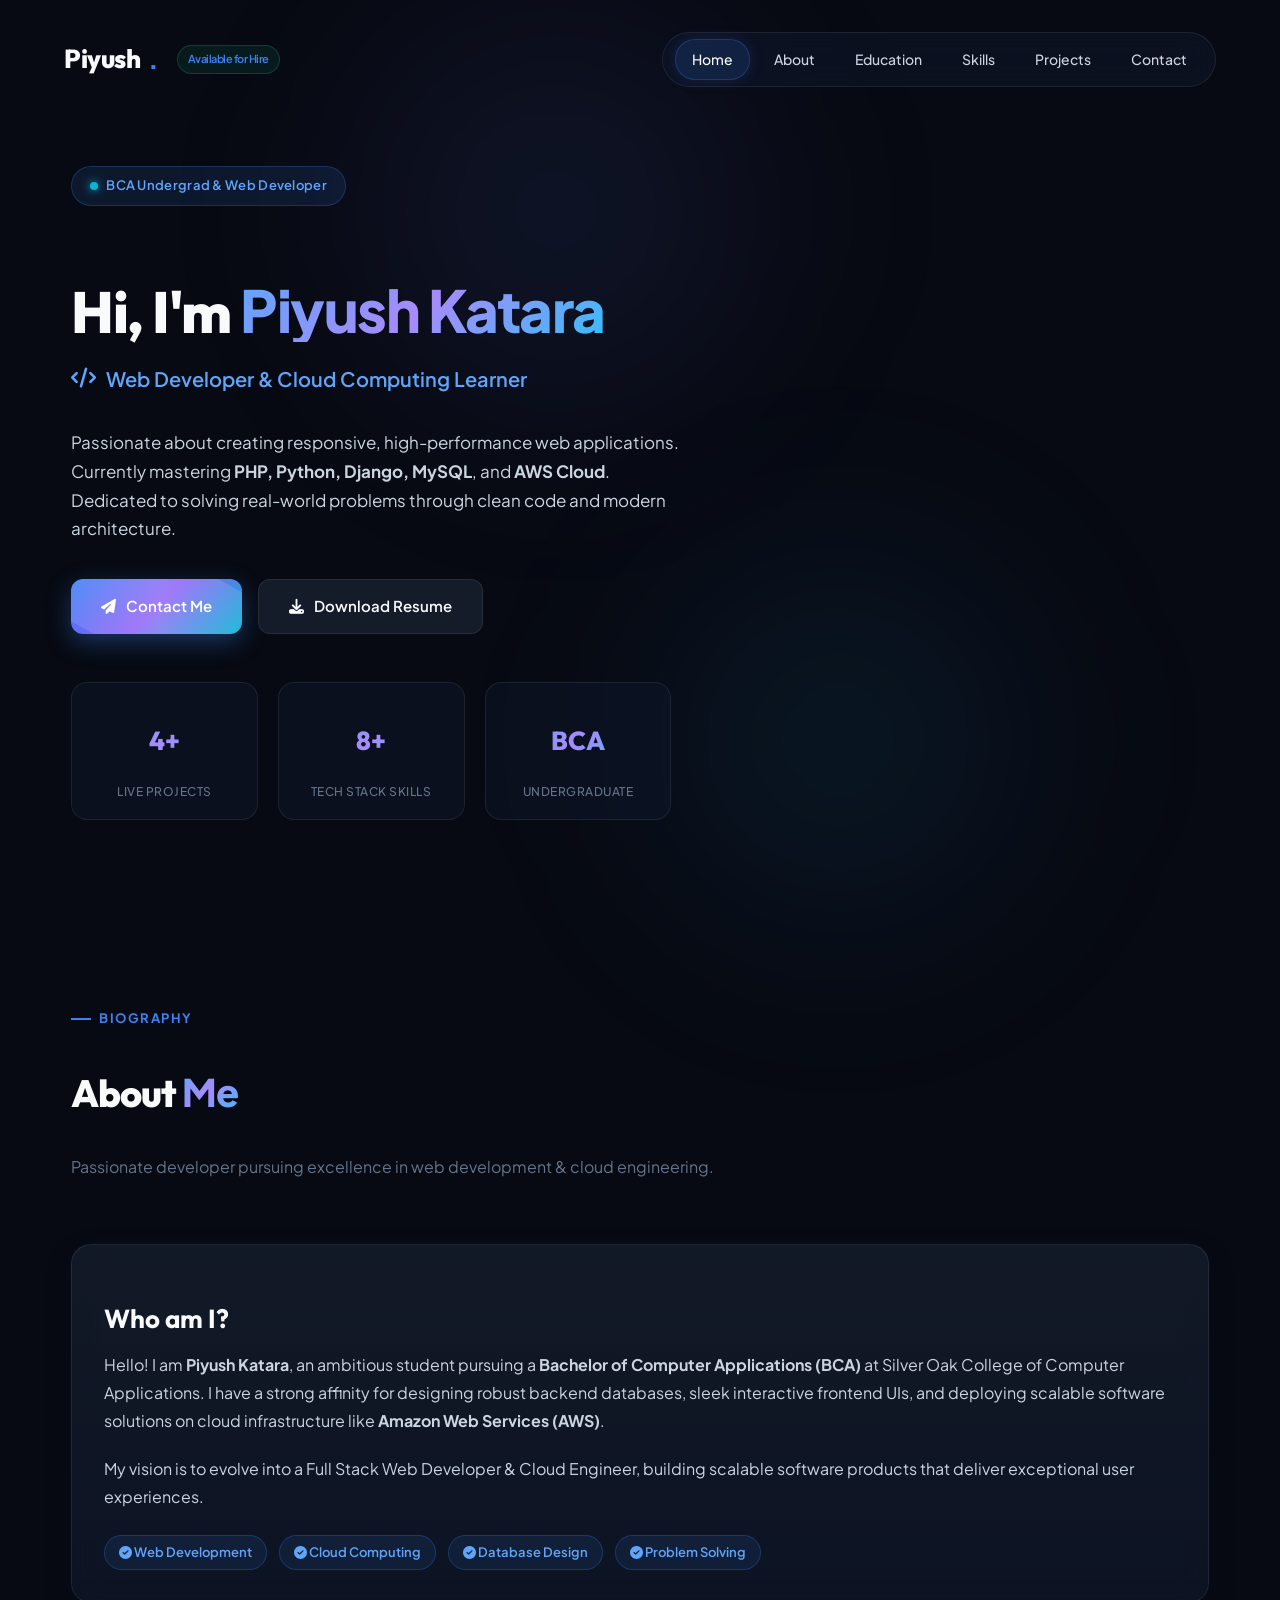
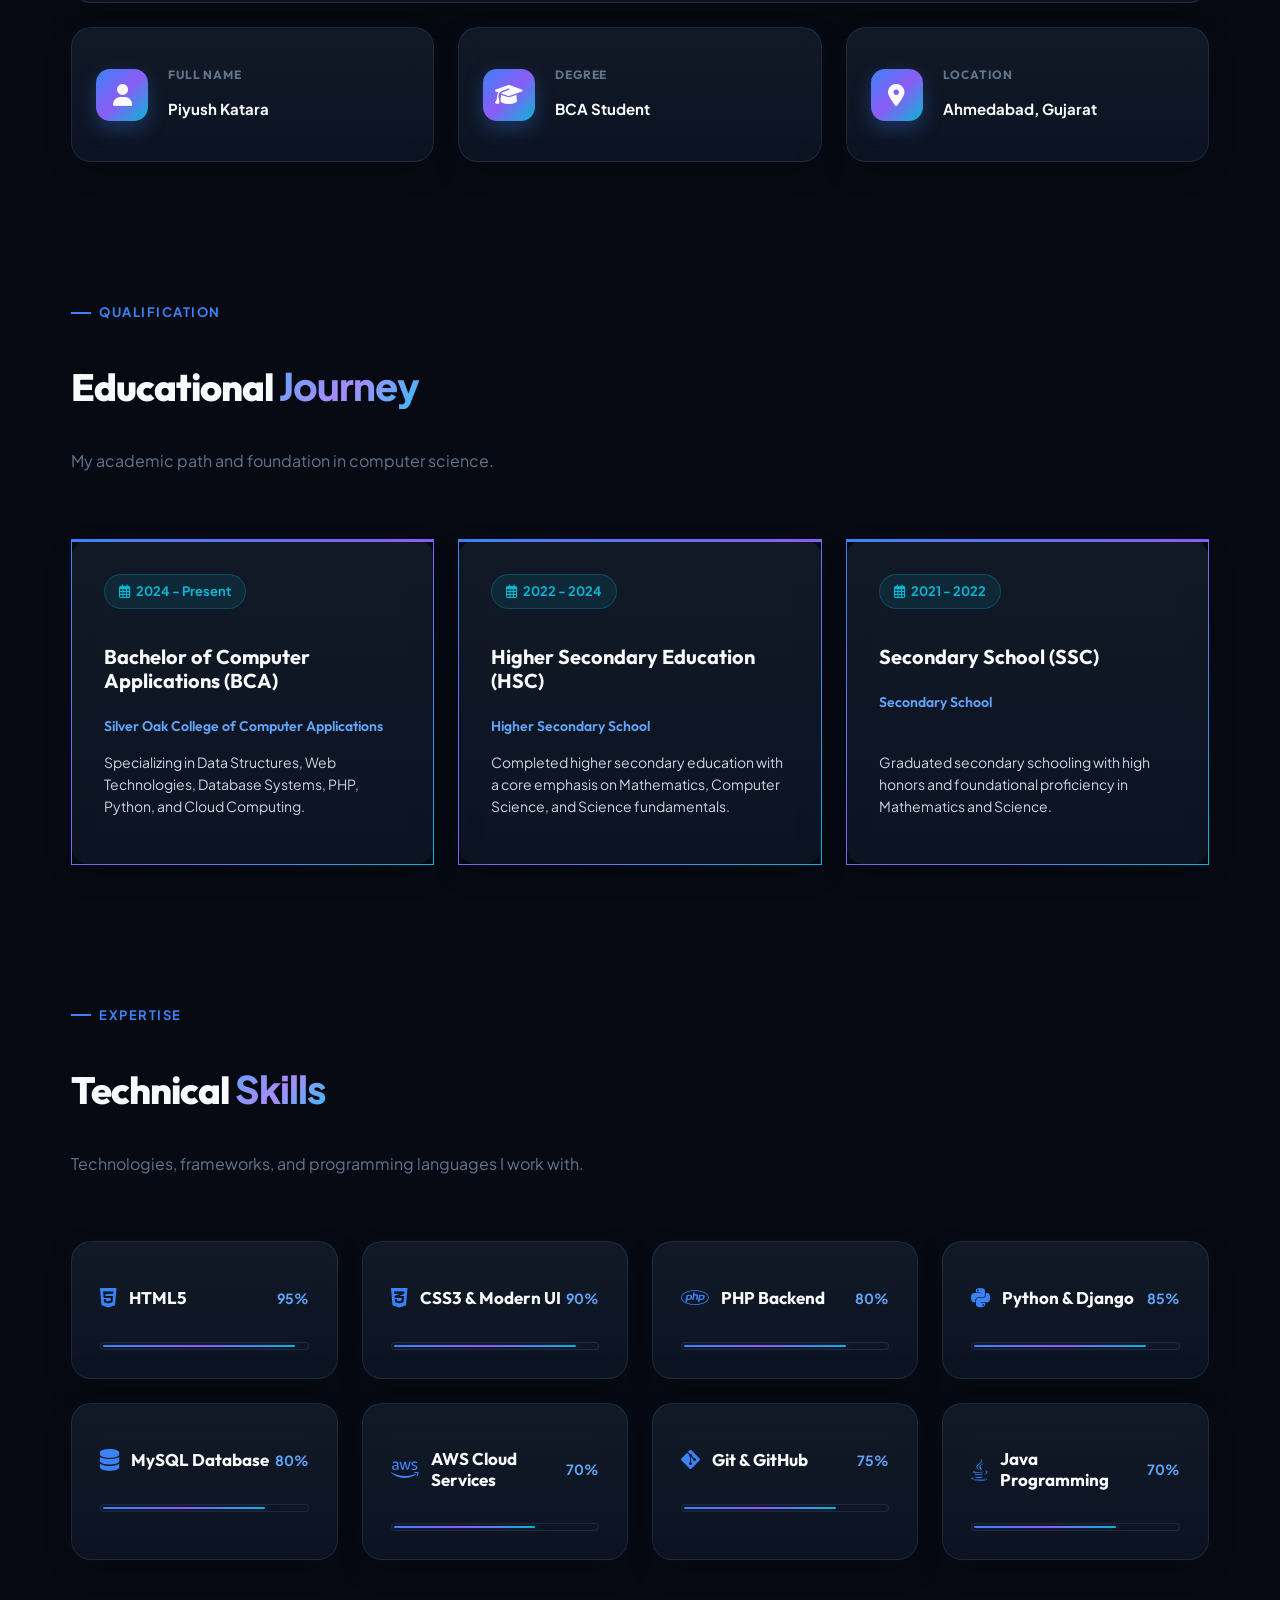
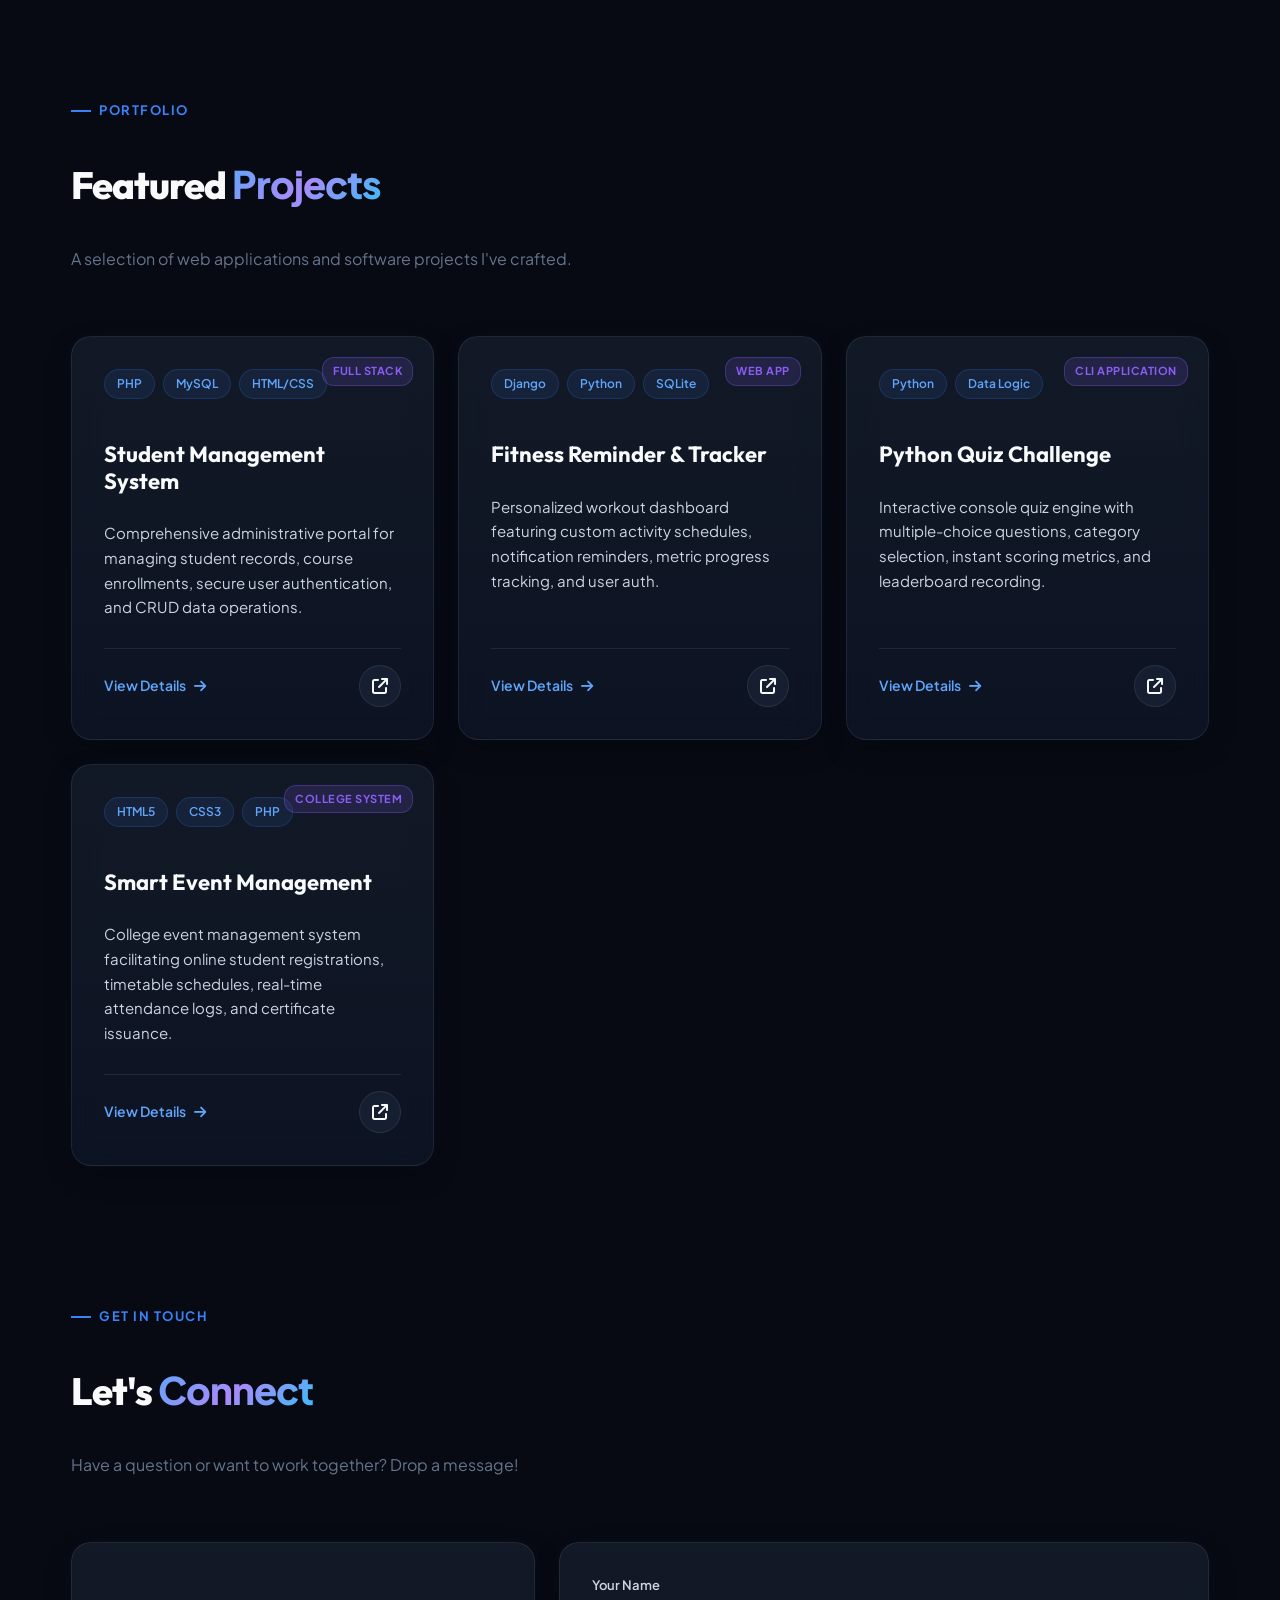
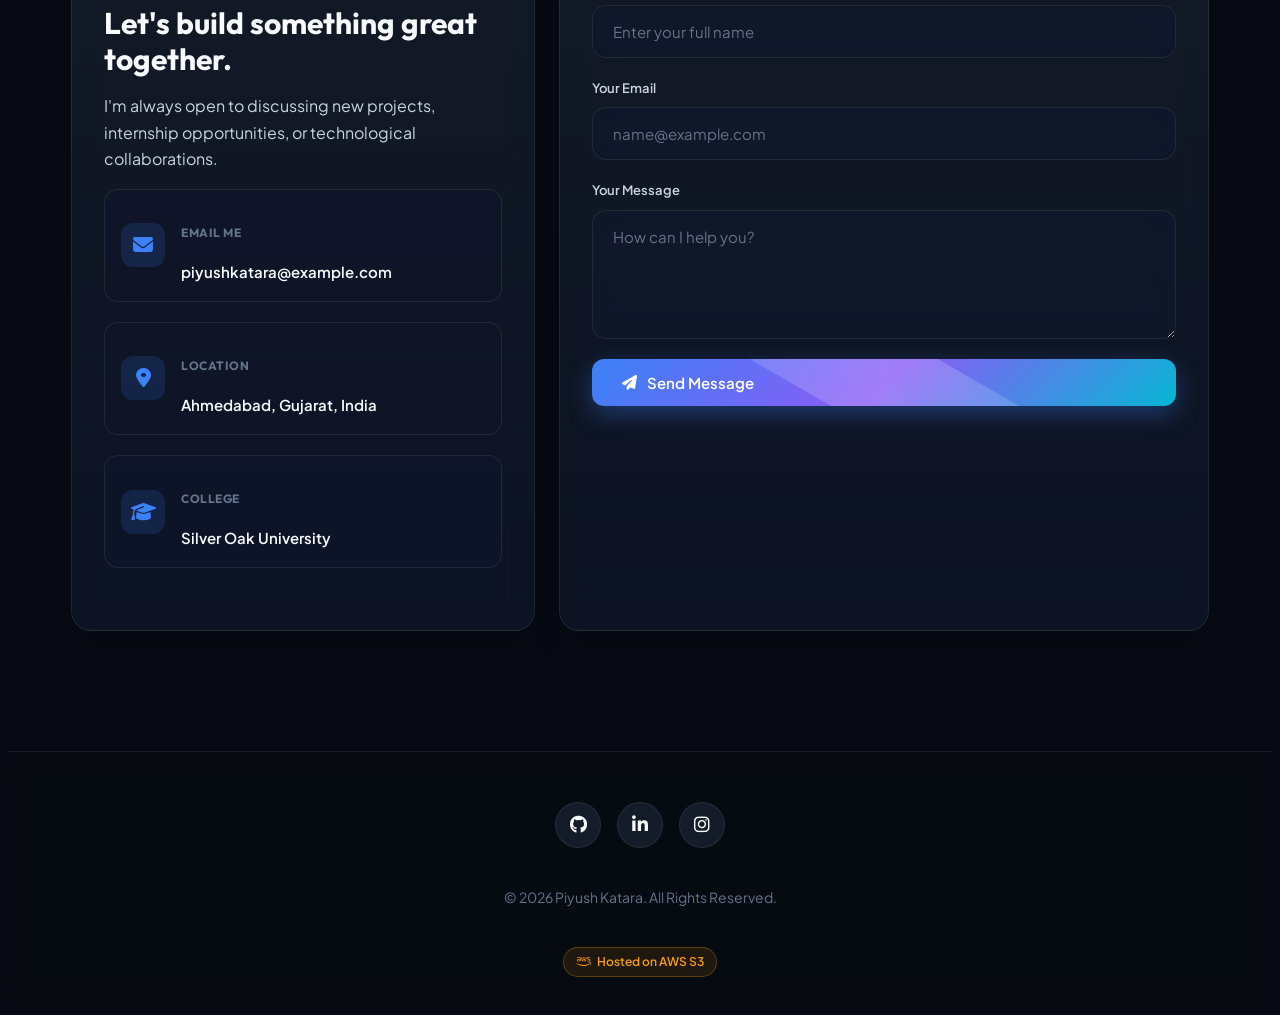
<file: main2.html>
<!DOCTYPE html>
<html lang="en">
<head>
    <meta charset="UTF-8">
    <meta name="viewport" content="width=device-width, initial-scale=1.0">
    <title>Piyush Katara | Full Stack & Cloud Developer Portfolio</title>
    <meta name="description" content="Portfolio of Piyush Katara, BCA Student, Web Developer, and Cloud Computing enthusiast skilled in PHP, Python, Django, MySQL, and AWS.">

    <!-- Google Fonts -->
    <link rel="preconnect" href="https://fonts.googleapis.com">
    <link rel="preconnect" href="https://fonts.gstatic.com" crossorigin>
    <link href="https://fonts.googleapis.com/css2?family=Outfit:wght@300;400;500;600;700;800&family=Plus+Jakarta+Sans:wght@300;400;500;600;700&display=swap" rel="stylesheet">

    <!-- Font Awesome Icons -->
    <link rel="stylesheet" href="https://cdnjs.cloudflare.com/ajax/libs/font-awesome/6.6.0/css/all.min.css">

    <!-- Main CSS -->
    <link rel="stylesheet" href="style2.css">
</head>
<body>

    <!-- ================= HEADER & NAVIGATION ================= -->
    <header id="header">
        <nav class="navbar">
            <a href="#home" class="logo">
                Piyush<span>.</span>
                <span class="status-dot-nav">Available for Hire</span>
            </a>
            <ul class="nav-links" id="nav-links">
                <li><a href="#home" class="active">Home</a></li>
                <li><a href="#about">About</a></li>
                <li><a href="#education">Education</a></li>
                <li><a href="#skills">Skills</a></li>
                <li><a href="#projects">Projects</a></li>
                <li><a href="#contact">Contact</a></li>
            </ul>
            <button class="mobile-nav-toggle" id="mobile-toggle" aria-label="Toggle Navigation Menu">
                <i class="fas fa-bars"></i>
            </button>
        </nav>
    </header>

    <!-- ================= HERO SECTION ================= -->
    <section class="hero" id="home">
        <div class="hero-content">
            <div class="badge">
                <span class="badge-dot"></span> BCA Undergrad & Web Developer
            </div>
            <h1>Hi, I'm <span class="gradient-text">Piyush Katara</span></h1>
            <div class="hero-subtitle">
                <i class="fas fa-code"></i> Web Developer & Cloud Computing Learner
            </div>
            <p>
                Passionate about creating responsive, high-performance web applications.
                Currently mastering <strong>PHP, Python, Django, MySQL</strong>, and <strong>AWS Cloud</strong>.
                Dedicated to solving real-world problems through clean code and modern architecture.
            </p>
            <div class="hero-buttons">
                <a href="#contact" class="btn btn-primary">
                    <i class="fas fa-paper-plane"></i> Contact Me
                </a>
                <a href="#" class="btn btn-secondary">
                    <i class="fas fa-download"></i> Download Resume
                </a>
            </div>

            <!-- Quick Stats Grid -->
            <div class="hero-stats">
                <div class="stat-item">
                    <h3>4+</h3>
                    <p>Live Projects</p>
                </div>
                <div class="stat-item">
                    <h3>8+</h3>
                    <p>Tech Stack Skills</p>
                </div>
                <div class="stat-item">
                    <h3>BCA</h3>
                    <p>Undergraduate</p>
                </div>
            </div>
        </div>

        <!-- Avatar Showcase Card -->
        <!-- <div class="hero-avatar-card">
            <div class="avatar-wrapper">
                <img src="Image_folder/profilePicture.png" alt="Piyush Katara Profile Picture" class="avatar-img">
                <div class="floating-badge badge-top-left">
                    <i class="fa-brands fa-aws"></i> AWS Cloud Learner
                </div>
                <div class="floating-badge badge-bottom-right">
                    <i class="fa-brands fa-python"></i> Python & Django
                </div>
            </div>
        </div> -->
    </section>

    <!-- ================= ABOUT SECTION ================= -->
    <section class="about" id="about">
        <div class="section-title">
            <span class="section-tag">Biography</span>
            <h2>About <span class="gradient-text">Me</span></h2>
            <p>Passionate developer pursuing excellence in web development & cloud engineering.</p>
        </div>
        <div class="bento-grid about-grid">
            <div class="bento-card about-text">
                <h3>Who am I?</h3>
                <p>
                    Hello! I am <strong>Piyush Katara</strong>, an ambitious student pursuing a 
                    <strong>Bachelor of Computer Applications (BCA)</strong> at Silver Oak College of Computer Applications.
                    I have a strong affinity for designing robust backend databases, sleek interactive frontend UIs,
                    and deploying scalable software solutions on cloud infrastructure like <strong>Amazon Web Services (AWS)</strong>.
                </p>
                <p>
                    My vision is to evolve into a Full Stack Web Developer & Cloud Engineer, building scalable software products 
                    that deliver exceptional user experiences.
                </p>
                <div class="about-highlights">
                    <span class="highlight-pill"><i class="fas fa-check-circle"></i> Web Development</span>
                    <span class="highlight-pill"><i class="fas fa-check-circle"></i> Cloud Computing</span>
                    <span class="highlight-pill"><i class="fas fa-check-circle"></i> Database Design</span>
                    <span class="highlight-pill"><i class="fas fa-check-circle"></i> Problem Solving</span>
                </div>
            </div>

            <div class="bento-card info-card">
                <i class="fas fa-user"></i>
                <div>
                    <h4>Full Name</h4>
                    <p>Piyush Katara</p>
                </div>
            </div>
            <div class="bento-card info-card">
                <i class="fas fa-graduation-cap"></i>
                <div>
                    <h4>Degree</h4>
                    <p>BCA Student</p>
                </div>
            </div>
            <div class="bento-card info-card">
                <i class="fas fa-location-dot"></i>
                <div>
                    <h4>Location</h4>
                    <p>Ahmedabad, Gujarat</p>
                </div>
            </div>
        </div>
    </section>

    <!-- ================= EDUCATION SECTION ================= -->
    <section class="education" id="education">
        <div class="section-title">
            <span class="section-tag">Qualification</span>
            <h2>Educational <span class="gradient-text">Journey</span></h2>
            <p>My academic path and foundation in computer science.</p>
        </div>
        <div class="bento-grid education-grid">
            <!-- BCA -->
            <div class="bento-card timeline-content">
                <span class="year"><i class="far fa-calendar-alt"></i> 2024 - Present</span>
                <h3>Bachelor of Computer Applications (BCA)</h3>
                <h4>Silver Oak College of Computer Applications</h4>
                <p>Specializing in Data Structures, Web Technologies, Database Systems, PHP, Python, and Cloud Computing.</p>
            </div>
            <!-- HSC -->
            <div class="bento-card timeline-content">
                <span class="year"><i class="far fa-calendar-alt"></i> 2022 - 2024</span>
                <h3>Higher Secondary Education (HSC)</h3>
                <h4>Higher Secondary School</h4>
                <p>Completed higher secondary education with a core emphasis on Mathematics, Computer Science, and Science fundamentals.</p>
            </div>
            <!-- SSC -->
            <div class="bento-card timeline-content">
                <span class="year"><i class="far fa-calendar-alt"></i> 2021 - 2022</span>
                <h3>Secondary School (SSC)</h3>
                <h4>Secondary School</h4>
                <p>Graduated secondary schooling with high honors and foundational proficiency in Mathematics and Science.</p>
            </div>
        </div>
    </section>

    <!-- ================= SKILLS SECTION ================= -->
    <section class="skills" id="skills">
        <div class="section-title">
            <span class="section-tag">Expertise</span>
            <h2>Technical <span class="gradient-text">Skills</span></h2>
            <p>Technologies, frameworks, and programming languages I work with.</p>
        </div>
        <div class="bento-grid skills-grid">
            <div class="bento-card skill-card">
                <div class="skill-header">
                    <h3><i class="fa-brands fa-html5"></i> HTML5</h3>
                    <span class="skill-percentage">95%</span>
                </div>
                <div class="progress"><div class="progress-bar" style="width: 95%;"></div></div>
            </div>

            <div class="bento-card skill-card">
                <div class="skill-header">
                    <h3><i class="fa-brands fa-css3-alt"></i> CSS3 & Modern UI</h3>
                    <span class="skill-percentage">90%</span>
                </div>
                <div class="progress"><div class="progress-bar" style="width: 90%;"></div></div>
            </div>

            <div class="bento-card skill-card">
                <div class="skill-header">
                    <h3><i class="fa-brands fa-php"></i> PHP Backend</h3>
                    <span class="skill-percentage">80%</span>
                </div>
                <div class="progress"><div class="progress-bar" style="width: 80%;"></div></div>
            </div>

            <div class="bento-card skill-card">
                <div class="skill-header">
                    <h3><i class="fa-brands fa-python"></i> Python & Django</h3>
                    <span class="skill-percentage">85%</span>
                </div>
                <div class="progress"><div class="progress-bar" style="width: 85%;"></div></div>
            </div>

            <div class="bento-card skill-card">
                <div class="skill-header">
                    <h3><i class="fas fa-database"></i> MySQL Database</h3>
                    <span class="skill-percentage">80%</span>
                </div>
                <div class="progress"><div class="progress-bar" style="width: 80%;"></div></div>
            </div>

            <div class="bento-card skill-card">
                <div class="skill-header">
                    <h3><i class="fa-brands fa-aws"></i> AWS Cloud Services</h3>
                    <span class="skill-percentage">70%</span>
                </div>
                <div class="progress"><div class="progress-bar" style="width: 70%;"></div></div>
            </div>

            <div class="bento-card skill-card">
                <div class="skill-header">
                    <h3><i class="fa-brands fa-git-alt"></i> Git & GitHub</h3>
                    <span class="skill-percentage">75%</span>
                </div>
                <div class="progress"><div class="progress-bar" style="width: 75%;"></div></div>
            </div>

            <div class="bento-card skill-card">
                <div class="skill-header">
                    <h3><i class="fa-brands fa-java"></i> Java Programming</h3>
                    <span class="skill-percentage">70%</span>
                </div>
                <div class="progress"><div class="progress-bar" style="width: 70%;"></div></div>
            </div>
        </div>
    </section>

    <!-- ================= PROJECTS SECTION ================= -->
    <section class="projects" id="projects">
        <div class="section-title">
            <span class="section-tag">Portfolio</span>
            <h2>Featured <span class="gradient-text">Projects</span></h2>
            <p>A selection of web applications and software projects I've crafted.</p>
        </div>
        <div class="bento-grid projects-grid">
            <!-- Project 1 -->
            <div class="bento-card project-card">
                <span class="project-badge">Full Stack</span>
                <div class="tags"><span>PHP</span><span>MySQL</span><span>HTML/CSS</span></div>
                <h3>Student Management System</h3>
                <p>Comprehensive administrative portal for managing student records, course enrollments, secure user authentication, and CRUD data operations.</p>
                <div class="project-footer">
                    <a href="#" class="project-link">View Details <i class="fas fa-arrow-right"></i></a>
                    <a href="#" class="project-btn" aria-label="Open Project"><i class="fas fa-arrow-up-right-from-square"></i></a>
                </div>
            </div>

            <!-- Project 2 -->
            <div class="bento-card project-card">
                <span class="project-badge">Web App</span>
                <div class="tags"><span>Django</span><span>Python</span><span>SQLite</span></div>
                <h3>Fitness Reminder & Tracker</h3>
                <p>Personalized workout dashboard featuring custom activity schedules, notification reminders, metric progress tracking, and user auth.</p>
                <div class="project-footer">
                    <a href="#" class="project-link">View Details <i class="fas fa-arrow-right"></i></a>
                    <a href="#" class="project-btn" aria-label="Open Project"><i class="fas fa-arrow-up-right-from-square"></i></a>
                </div>
            </div>

            <!-- Project 3 -->
            <div class="bento-card project-card">
                <span class="project-badge">CLI Application</span>
                <div class="tags"><span>Python</span><span>Data Logic</span></div>
                <h3>Python Quiz Challenge</h3>
                <p>Interactive console quiz engine with multiple-choice questions, category selection, instant scoring metrics, and leaderboard recording.</p>
                <div class="project-footer">
                    <a href="#" class="project-link">View Details <i class="fas fa-arrow-right"></i></a>
                    <a href="#" class="project-btn" aria-label="Open Project"><i class="fas fa-arrow-up-right-from-square"></i></a>
                </div>
            </div>

            <!-- Project 4 -->
            <div class="bento-card project-card">
                <span class="project-badge">College System</span>
                <div class="tags"><span>HTML5</span><span>CSS3</span><span>PHP</span></div>
                <h3>Smart Event Management</h3>
                <p>College event management system facilitating online student registrations, timetable schedules, real-time attendance logs, and certificate issuance.</p>
                <div class="project-footer">
                    <a href="#" class="project-link">View Details <i class="fas fa-arrow-right"></i></a>
                    <a href="#" class="project-btn" aria-label="Open Project"><i class="fas fa-arrow-up-right-from-square"></i></a>
                </div>
            </div>
        </div>
    </section>

    <!-- ================= CONTACT SECTION ================= -->
    <section class="contact" id="contact">
        <div class="section-title">
            <span class="section-tag">Get In Touch</span>
            <h2>Let's <span class="gradient-text">Connect</span></h2>
            <p>Have a question or want to work together? Drop a message!</p>
        </div>
        <div class="bento-grid contact-grid">
            <div class="bento-card contact-info-wrapper">
                <div>
                    <h3>Let's build something great together.</h3>
                    <p>I'm always open to discussing new projects, internship opportunities, or technological collaborations.</p>
                </div>
                <div class="contact-details">
                    <div class="contact-detail-item">
                        <i class="fas fa-envelope"></i>
                        <div>
                            <h5>Email Me</h5>
                            <p>piyushkatara@example.com</p>
                        </div>
                    </div>
                    <div class="contact-detail-item">
                        <i class="fas fa-location-dot"></i>
                        <div>
                            <h5>Location</h5>
                            <p>Ahmedabad, Gujarat, India</p>
                        </div>
                    </div>
                    <div class="contact-detail-item">
                        <i class="fas fa-graduation-cap"></i>
                        <div>
                            <h5>College</h5>
                            <p>Silver Oak University</p>
                        </div>
                    </div>
                </div>
            </div>

            <div class="bento-card form-wrapper">
                <form class="contact-form" id="contact-form" onsubmit="event.preventDefault(); alert('Thank you! Your message has been submitted successfully.');">
                    <div class="form-group">
                        <label for="name">Your Name</label>
                        <input type="text" id="name" placeholder="Enter your full name" required>
                    </div>
                    <div class="form-group">
                        <label for="email">Your Email</label>
                        <input type="email" id="email" placeholder="name@example.com" required>
                    </div>
                    <div class="form-group">
                        <label for="message">Your Message</label>
                        <textarea id="message" rows="5" placeholder="How can I help you?" required></textarea>
                    </div>
                    <button type="submit" class="btn btn-primary">
                        <i class="fas fa-paper-plane"></i> Send Message
                    </button>
                </form>
            </div>
        </div>
    </section>

    <!-- ================= FOOTER ================= -->
    <footer>
        <div class="footer-content">
            <div class="social-icons">
                <a href="https://github.com" target="_blank" aria-label="GitHub Profile"><i class="fab fa-github"></i></a>
                <a href="https://linkedin.com" target="_blank" aria-label="LinkedIn Profile"><i class="fab fa-linkedin-in"></i></a>
                <a href="https://instagram.com" target="_blank" aria-label="Instagram Profile"><i class="fab fa-instagram"></i></a>
            </div>
            <p>© 2026 Piyush Katara. All Rights Reserved.</p>
            <div class="footer-tags">
                <span class="aws-badge"><i class="fa-brands fa-aws"></i> Hosted on AWS S3</span>
            </div>
        </div>
    </footer>

    <!-- Back To Top Button -->
    <button class="back-to-top" id="back-to-top" aria-label="Back to top">
        <i class="fas fa-chevron-up"></i>
    </button>

    <!-- Vanilla JS Script for Interactivity -->
    <script>
        // Header Scroll Effect & Back-To-Top Toggle
        const header = document.getElementById('header');
        const backToTopBtn = document.getElementById('back-to-top');

        window.addEventListener('scroll', () => {
            if (window.scrollY > 50) {
                header.classList.add('scrolled');
            } else {
                header.classList.remove('scrolled');
            }

            if (window.scrollY > 400) {
                backToTopBtn.classList.add('show');
            } else {
                backToTopBtn.classList.remove('show');
            }
        });

        // Scroll to Top click
        backToTopBtn.addEventListener('click', () => {
            window.scrollTo({ top: 0, behavior: 'smooth' });
        });

        // Mobile Nav Toggle
        const mobileToggle = document.getElementById('mobile-toggle');
        const navLinks = document.getElementById('nav-links');

        mobileToggle.addEventListener('click', () => {
            navLinks.classList.toggle('active');
            const icon = mobileToggle.querySelector('i');
            if (navLinks.classList.contains('active')) {
                icon.classList.remove('fa-bars');
                icon.classList.add('fa-times');
            } else {
                icon.classList.remove('fa-times');
                icon.classList.add('fa-bars');
            }
        });

        // Close mobile nav when clicking links
        navLinks.querySelectorAll('a').forEach(link => {
            link.addEventListener('click', () => {
                navLinks.classList.remove('active');
                const icon = mobileToggle.querySelector('i');
                icon.classList.remove('fa-times');
                icon.classList.add('fa-bars');
            });
        });

        // Active Navbar Link Highlight on Scroll
        const sections = document.querySelectorAll('section[id]');
        window.addEventListener('scroll', () => {
            const scrollY = window.pageYOffset;
            sections.forEach(current => {
                const sectionHeight = current.offsetHeight;
                const sectionTop = current.offsetTop - 120;
                const sectionId = current.getAttribute('id');
                const navItem = document.querySelector('.nav-links a[href*=' + sectionId + ']');

                if (navItem) {
                    if (scrollY > sectionTop && scrollY <= sectionTop + sectionHeight) {
                        navItem.classList.add('active');
                    } else {
                        navItem.classList.remove('active');
                    }
                }
            });
        });
    </script>
</body>
</html>
</file>
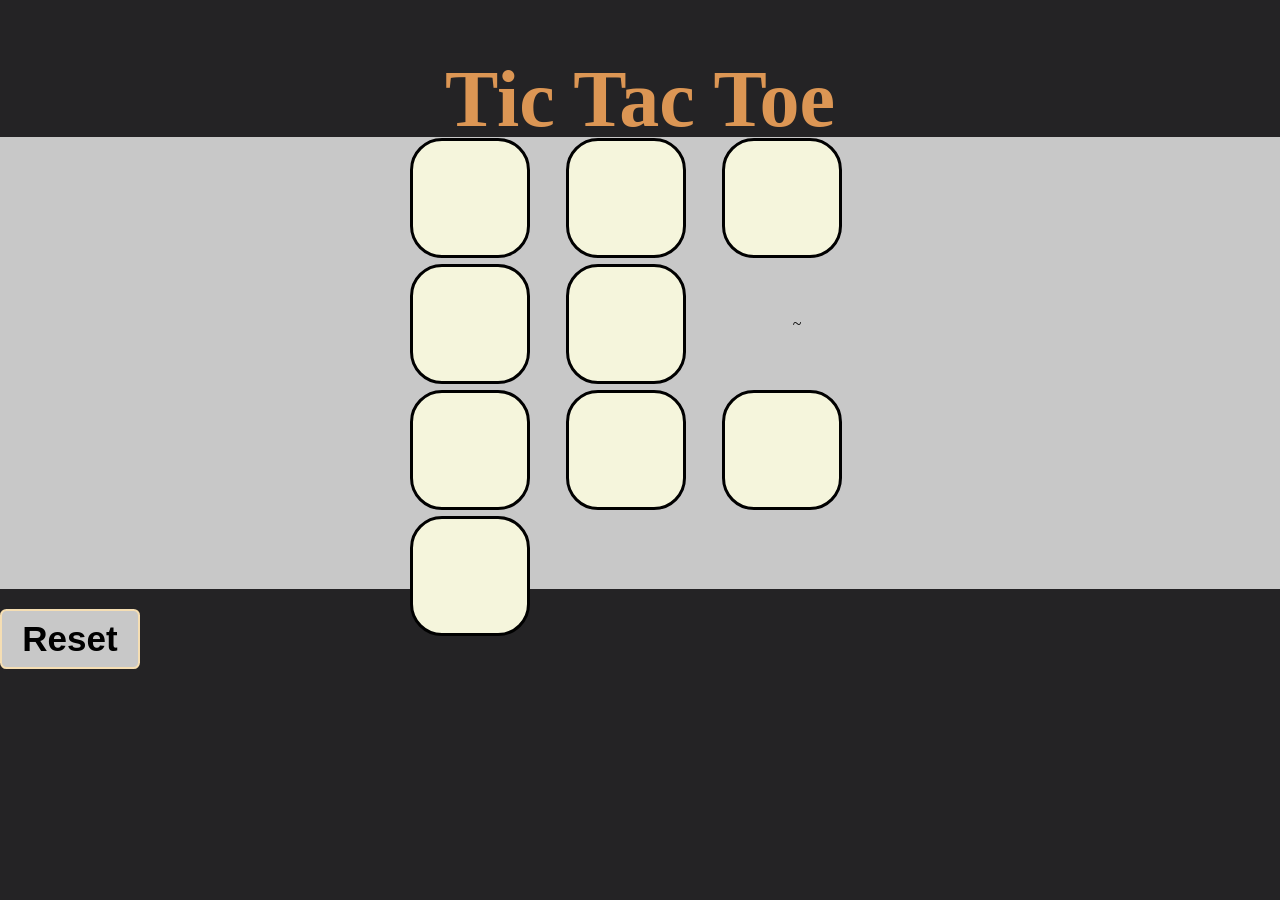
<file: Tic-Tac-Toe.html>
<!DOCTYPE html>
<html lang="en">
<head>
    <meta charset="UTF-8">
    <meta name="viewport" content="width=device-width, initial-scale=1.0">
    <title>Mini-Project</title>
    <!-- link for css file -->
    <link rel="stylesheet" href="Tic-Tac-Toe.css">
</head>
<body>
    <h1 id="heading">Tic Tac Toe </h1>
    <div class="main_container">            <!--Main container for content-->
        <div class="content">               <!--Container for gaming area ! -->        
            <button class="box"> </button>
            <button class="box"> </button>
            <button class="box"> </button>
            <button class="box"> </button>
            <button class="box"> </button>~
            <button class="box"> </button>
            <button class="box"> </button>
            <button class="box"> </button>
            <button class="box"> </button>
        </div>
        <button id="reset-btn">Reset</button>
    </div>
    <div id="win_msg" class="hide">

    </div>
</body>
        <!-- link for js file -->
        <script src="Tic-Tac-Toe.js"></script>
</html>
</file>
<file: style2.css>
/* ==========================================================================
   PIYUSH KATARA PORTFOLIO - MODERN DARK GLASSMORPHISM STYLESHEET (style2.css)
   ========================================================================== */

/* ================= IMPORT GOOGLE FONTS ================= */
@import url('https://fonts.googleapis.com/css2?family=Outfit:wght@300;400;500;600;700;800&family=Plus+Jakarta+Sans:wght@300;400;500;600;700&display=swap');

/* ================= DESIGN TOKENS & VARIABLES ================= */
:root {
    /* Color Palette - Deep Dark Obsidian & Neon Accents */
    --bg-dark: #070a12;
    --bg-surface: #0b0f19;
    --bg-card: rgba(17, 24, 39, 0.65);
    --bg-card-hover: rgba(30, 41, 59, 0.75);
    --bg-glass-nav: rgba(7, 10, 18, 0.8);

    /* Text Colors */
    --text-primary: #f8fafc;
    --text-secondary: #cbd5e1;
    --text-muted: #64748b;
    --text-accent: #60a5fa;

    /* Accent & Brand Colors */
    --accent-blue: #3b82f6;
    --accent-cyan: #06b6d4;
    --accent-violet: #8b5cf6;
    --accent-emerald: #10b981;
    --accent-rose: #f43f5e;

    /* Gradients */
    --gradient-primary: linear-gradient(135deg, #3b82f6 0%, #8b5cf6 50%, #06b6d4 100%);
    --gradient-text: linear-gradient(135deg, #60a5fa 0%, #a78bfa 50%, #38bdf8 100%);
    --gradient-card: linear-gradient(180deg, rgba(30, 41, 59, 0.5) 0%, rgba(15, 23, 42, 0.7) 100%);
    --gradient-border: linear-gradient(135deg, rgba(59, 130, 246, 0.5), rgba(139, 92, 246, 0.3), rgba(6, 182, 212, 0.4));
    --gradient-glow: radial-gradient(circle, rgba(59, 130, 246, 0.15) 0%, rgba(139, 92, 246, 0.05) 50%, transparent 80%);

    /* Borders & Glass Effects */
    --border-glass: 1px solid rgba(255, 255, 255, 0.08);
    --border-glass-hover: 1px solid rgba(96, 165, 250, 0.4);
    --shadow-card: 0 10px 30px -10px rgba(0, 0, 0, 0.5), 0 0 20px 0 rgba(59, 130, 246, 0.05);
    --shadow-card-hover: 0 20px 40px -15px rgba(0, 0, 0, 0.7), 0 0 30px 2px rgba(59, 130, 246, 0.25);
    --backdrop-blur: blur(16px);

    /* Layout Geometry */
    --card-radius: 20px;
    --pill-radius: 50px;
    --container-max: 1240px;
    --transition-fast: 0.2s cubic-bezier(0.4, 0, 0.2, 1);
    --transition-smooth: 0.35s cubic-bezier(0.16, 1, 0.3, 1);
}

/* ================= GLOBAL RESET & BASE STYLES ================= */
* {
    margin: 1;
    padding: 0;
    box-sizing: border-box;
    font-family: 'Plus Jakarta Sans', sans-serif;
}

html {
    scroll-behavior: smooth;
    color-scheme: dark;
}

body {
    background-color: var(--bg-dark);
    color: var(--text-secondary);
    line-height: 1.65;
    overflow-x: hidden;
    position: relative;
    min-height: 100vh;
}

/* Ambient Background Canvas Glow Elements */
body::before {
    content: '';
    position: fixed;
    top: -10%;
    left: 20%;
    width: 600px;
    height: 600px;
    background: radial-gradient(circle, rgba(59, 130, 246, 0.12) 0%, rgba(139, 92, 246, 0.05) 40%, transparent 70%);
    filter: blur(80px);
    pointer-events: none;
    z-index: -2;
}

body::after {
    content: '';
    position: fixed;
    bottom: -10%;
    right: 15%;
    width: 500px;
    height: 500px;
    background: radial-gradient(circle, rgba(6, 182, 212, 0.1) 0%, rgba(59, 130, 246, 0.05) 50%, transparent 70%);
    filter: blur(90px);
    pointer-events: none;
    z-index: -2;
}

/* Custom Scrollbar */
::-webkit-scrollbar {
    width: 8px;
}
::-webkit-scrollbar-track {
    background: var(--bg-dark);
}
::-webkit-scrollbar-thumb {
    background: rgba(59, 130, 246, 0.3);
    border-radius: 4px;
}
::-webkit-scrollbar-thumb:hover {
    background: var(--accent-blue);
}

/* Typography Headings */
h1, h2, h3, h4, h5, h6 {
    font-family: 'Outfit', sans-serif;
    color: var(--text-primary);
    line-height: 1.2;
}

/* Accent Text Utility */
.gradient-text {
    background: var(--gradient-text);
    -webkit-background-clip: text;
    -webkit-text-fill-color: transparent;
    display: inline-block;
}

/* Selection Highlight */
::selection {
    background: rgba(59, 130, 246, 0.3);
    color: #ffffff;
}

/* ================= HEADER & FLOATING GLASS NAVBAR ================= */
header {
    width: 100%;
    position: fixed;
    top: 0;
    left: 0;
    z-index: 1000;
    padding: 16px 0;
    transition: var(--transition-smooth);
}

header.scrolled {
    padding: 10px 0;
    background: var(--bg-glass-nav);
    backdrop-filter: var(--backdrop-blur);
    border-bottom: var(--border-glass);
    box-shadow: 0 10px 30px rgba(0, 0, 0, 0.4);
}

.navbar {
    width: 90%;
    max-width: var(--container-max);
    margin: auto;
    display: flex;
    justify-content: space-between;
    align-items: center;
}

/* Brand Logo */
.logo {
    font-family: 'Outfit', sans-serif;
    font-size: 26px;
    font-weight: 800;
    color: var(--text-primary);
    text-decoration: none;
    display: flex;
    align-items: center;
    gap: 8px;
    letter-spacing: -0.5px;
}

.logo span {
    color: var(--accent-blue);
    display: inline-block;
    transition: transform 0.3s ease;
}

.logo:hover span {
    transform: rotate(180deg);
}

.status-dot-nav {
    display: inline-flex;
    align-items: center;
    gap: 6px;
    font-size: 11px;
    font-weight: 600;
    padding: 4px 10px;
    background: rgba(16, 185, 129, 0.1);
    color: var(--accent-emerald);
    border: 1px solid rgba(16, 185, 129, 0.25);
    border-radius: var(--pill-radius);
    margin-left: 10px;
}

.status-dot-nav::before {
    content: '';
    width: 6px;
    height: 6px;
    background-color: var(--accent-emerald);
    border-radius: 50%;
    box-shadow: 0 0 8px var(--accent-emerald);
    animation: pulseGlow 2s infinite;
}

/* Nav Links */
.nav-links {
    display: flex;
    list-style: none;
    align-items: center;
    gap: 8px;
    background: rgba(15, 23, 42, 0.6);
    padding: 6px 12px;
    border-radius: var(--pill-radius);
    border: var(--border-glass);
    backdrop-filter: var(--backdrop-blur);
}

.nav-links li a {
    text-decoration: none;
    color: var(--text-secondary);
    font-size: 14px;
    font-weight: 500;
    padding: 8px 16px;
    border-radius: 20px;
    transition: var(--transition-fast);
    display: block;
}

.nav-links li a:hover,
.nav-links li a.active {
    color: var(--text-primary);
    background: rgba(59, 130, 246, 0.15);
    border: 1px solid rgba(59, 130, 246, 0.25);
    box-shadow: 0 0 15px rgba(59, 130, 246, 0.15);
}

/* Mobile Toggle */
.mobile-nav-toggle {
    display: none;
    background: transparent;
    border: var(--border-glass);
    color: var(--text-primary);
    font-size: 20px;
    padding: 8px 12px;
    border-radius: 10px;
    cursor: pointer;
    transition: var(--transition-fast);
}

.mobile-nav-toggle:hover {
    background: rgba(255, 255, 255, 0.1);
}

/* ================= BENTO GRID SYSTEM ================= */
.bento-grid {
    display: grid;
    gap: 24px;
    width: 100%;
}

.bento-card {
    background: var(--gradient-card);
    border-radius: var(--card-radius);
    padding: 32px;
    border: var(--border-glass);
    backdrop-filter: var(--backdrop-blur);
    box-shadow: var(--shadow-card);
    transition: var(--transition-smooth);
    position: relative;
    overflow: hidden;
}

/* Decorative Card Inner Glow */
.bento-card::before {
    content: '';
    position: absolute;
    top: 0;
    left: 0;
    width: 100%;
    height: 100%;
    background: var(--gradient-glow);
    opacity: 0;
    transition: opacity 0.4s ease;
    pointer-events: none;
}

.bento-card:hover {
    transform: translateY(-6px);
    border: var(--border-glass-hover);
    box-shadow: var(--shadow-card-hover);
}

.bento-card:hover::before {
    opacity: 1;
}

/* ================= HERO SECTION ================= */
.hero {
    width: 90%;
    max-width: var(--container-max);
    min-height: 100vh;
    margin: auto;
    display: grid;
    grid-template-columns: 1.2fr 0.8fr;
    align-items: center;
    gap: 40px;
    padding-top: 130px;
    padding-bottom: 60px;
}

.hero-content {
    display: flex;
    flex-direction: column;
    align-items: flex-start;
}

/* Hero Badge */
.badge {
    display: inline-flex;
    align-items: center;
    gap: 8px;
    background: rgba(59, 130, 246, 0.12);
    color: var(--text-accent);
    padding: 8px 18px;
    border-radius: var(--pill-radius);
    font-size: 13px;
    font-weight: 600;
    border: 1px solid rgba(59, 130, 246, 0.25);
    margin-bottom: 24px;
    letter-spacing: 0.3px;
}

.badge-dot {
    width: 8px;
    height: 8px;
    background-color: var(--accent-cyan);
    border-radius: 50%;
    box-shadow: 0 0 10px var(--accent-cyan);
}

/* Hero Title & Paragraph */
.hero-content h1 {
    font-size: 58px;
    font-weight: 800;
    margin-bottom: 18px;
    letter-spacing: -1.5px;
    line-height: 1.1;
}

.hero-subtitle {
    font-size: 20px;
    font-weight: 600;
    color: var(--text-accent);
    margin-bottom: 16px;
    display: flex;
    align-items: center;
    gap: 10px;
}

.hero-content p {
    font-size: 17px;
    color: var(--text-secondary);
    margin-bottom: 36px;
    max-width: 620px;
    line-height: 1.7;
}

/* Hero CTA Buttons */
.hero-buttons {
    display: flex;
    gap: 16px;
    flex-wrap: wrap;
    margin-bottom: 48px;
}

.btn {
    text-decoration: none;
    padding: 14px 30px;
    border-radius: 12px;
    font-weight: 600;
    font-size: 15px;
    transition: var(--transition-smooth);
    cursor: pointer;
    display: inline-flex;
    align-items: center;
    gap: 10px;
    border: none;
}

.btn-primary {
    background: var(--gradient-primary);
    color: #ffffff;
    box-shadow: 0 8px 25px rgba(59, 130, 246, 0.35);
    position: relative;
    overflow: hidden;
}

.btn-primary:hover {
    transform: translateY(-3px);
    box-shadow: 0 12px 35px rgba(59, 130, 246, 0.5);
    color: #ffffff;
}

.btn-primary::after {
    content: '';
    position: absolute;
    top: -50%;
    left: -50%;
    width: 200%;
    height: 200%;
    background: linear-gradient(60deg, transparent, rgba(255, 255, 255, 0.2), transparent);
    transform: rotate(30deg);
    transition: 0.8s;
}

.btn-primary:hover::after {
    left: 100%;
}

.btn-secondary {
    background: rgba(30, 41, 59, 0.6);
    color: var(--text-primary);
    border: var(--border-glass);
    backdrop-filter: var(--backdrop-blur);
}

.btn-secondary:hover {
    background: rgba(59, 130, 246, 0.15);
    border-color: rgba(59, 130, 246, 0.4);
    transform: translateY(-3px);
    color: var(--text-primary);
}

/* Hero Quick Stats Grid */
.hero-stats {
    display: grid;
    grid-template-columns: repeat(3, 1fr);
    gap: 20px;
    width: 100%;
    max-width: 600px;
}

.stat-item {
    background: rgba(15, 23, 42, 0.5);
    border-radius: 16px;
    padding: 16px;
    border: var(--border-glass);
    text-align: center;
}

.stat-item h3 {
    font-size: 26px;
    font-weight: 800;
    color: var(--text-primary);
    background: var(--gradient-text);
    background-clip: text;
    -webkit-background-clip: text;
    -webkit-text-fill-color: transparent;
}

.stat-item p {
    font-size: 12px;
    color: var(--text-muted);
    font-weight: 500;
    margin-bottom: 0;
    text-transform: uppercase;
    letter-spacing: 0.5px;
}

/* Hero Right Side - Avatar Showcase Card */
.hero-avatar-card {
    display: flex;
    justify-content: center;
    align-items: center;
    position: relative;
}

.avatar-wrapper {
    position: relative;
    width: 320px;
    height: 380px;
    border-radius: 28px;
    padding: 8px;
    background: var(--gradient-card);
    border: var(--border-glass);
    box-shadow: var(--shadow-card-hover);
    display: flex;
    justify-content: center;
    align-items: center;
}

.avatar-wrapper::before {
    content: '';
    position: absolute;
    inset: -2px;
    background: var(--gradient-primary);
    border-radius: 30px;
    z-index: -1;
    opacity: 0.6;
    filter: blur(12px);
    animation: float 6s ease-in-out infinite alternate;
}

.avatar-img {
    width: 100%;
    height: 100%;
    object-fit: cover;
    border-radius: 22px;
    filter: brightness(0.95) contrast(1.05);
}

/* Floating Tech Pills on Avatar Card */
.floating-badge {
    position: absolute;
    padding: 10px 18px;
    background: rgba(15, 23, 42, 0.85);
    border: var(--border-glass);
    backdrop-filter: var(--backdrop-blur);
    border-radius: var(--pill-radius);
    font-size: 13px;
    font-weight: 600;
    color: var(--text-primary);
    display: flex;
    align-items: center;
    gap: 8px;
    box-shadow: 0 10px 25px rgba(0, 0, 0, 0.4);
    animation: float 4s ease-in-out infinite;
}

.floating-badge i {
    color: var(--accent-blue);
    font-size: 16px;
}

.floating-badge.badge-top-left {
    top: 20px;
    left: -20px;
    animation-delay: 0s;
}

.floating-badge.badge-bottom-right {
    bottom: 25px;
    right: -20px;
    animation-delay: 2s;
}

/* ================= SECTIONS COMMON ================= */
section {
    width: 90%;
    max-width: var(--container-max);
    margin: auto;
    padding: 100px 0 40px;
}

.section-title {
    margin-bottom: 48px;
    display: flex;
    flex-direction: column;
    align-items: flex-start;
}

.section-title .section-tag {
    font-size: 13px;
    font-weight: 700;
    text-transform: uppercase;
    letter-spacing: 1.5px;
    color: var(--accent-blue);
    margin-bottom: 8px;
    display: flex;
    align-items: center;
    gap: 8px;
}

.section-title .section-tag::before {
    content: '';
    width: 20px;
    height: 2px;
    background: var(--accent-blue);
    display: inline-block;
}

.section-title h2 {
    font-size: 38px;
    font-weight: 800;
    letter-spacing: -1px;
}

.section-title p {
    color: var(--text-muted);
    font-size: 16px;
    margin-top: 6px;
}

/* ================= ABOUT SECTION BENTO ================= */
.about-grid {
    grid-template-columns: repeat(3, 1fr);
}

.about-text {
    grid-column: span 3;

}

.about-text h3 {
    font-size: 26px;
    margin-bottom: 16px;
    color: var(--text-primary);
}

.about-text p {
    color: var(--text-secondary);
    font-size: 16px;
    line-height: 1.75;
    margin-bottom: 20px;
}

.about-highlights {
    display: flex;
    flex-wrap: wrap;
    gap: 12px;
    margin-top: 24px;
}

.highlight-pill {
    background: rgba(59, 130, 246, 0.1);
    border: 1px solid rgba(59, 130, 246, 0.25);
    color: var(--text-accent);
    padding: 6px 14px;
    border-radius: 20px;
    font-size: 13px;
    font-weight: 600;
}

/* Info Cards */
.info-card {
    grid-column: span 1;
    display: flex;
    align-items: center;
    gap: 20px;
    padding: 24px;
}

.info-card i {
    font-size: 22px;
    color: var(--text-primary);
    background: var(--gradient-primary);
    width: 52px;
    height: 52px;
    border-radius: 14px;
    display: flex;
    align-items: center;
    justify-content: center;
    box-shadow: 0 8px 20px rgba(59, 130, 246, 0.3);
    flex-shrink: 0;
}

.info-card h4 {
    font-size: 12px;
    color: var(--text-muted);
    text-transform: uppercase;
    letter-spacing: 0.8px;
    margin-bottom: 4px;
}

.info-card p {
    font-size: 15px;
    font-weight: 700;
    color: var(--text-primary);
}

/* ================= EDUCATION SECTION TIMELINE ================= */
.education-grid {
    grid-template-columns: repeat(3, 1fr);
}

.timeline-content {
    display: flex;
    flex-direction: column;
    position: relative;
    border-top: 3px solid transparent;
    border-image: var(--gradient-primary) 1;
}

.timeline-content .year {
    display: inline-flex;
    align-items: center;
    gap: 6px;
    font-size: 13px;
    font-weight: 700;
    color: var(--accent-cyan);
    background: rgba(6, 182, 212, 0.1);
    padding: 6px 14px;
    border-radius: 20px;
    border: 1px solid rgba(6, 182, 212, 0.25);
    margin-bottom: 16px;
    align-self: flex-start;
}

.timeline-content h3 {
    font-size: 20px;
    margin-bottom: 6px;
    color: var(--text-primary);
}

.timeline-content h4 {
    font-size: 14px;
    color: var(--text-accent);
    font-weight: 600;
    margin-bottom: 16px;
}

.timeline-content p {
    color: var(--text-secondary);
    font-size: 14px;
    margin-top: auto;
    line-height: 1.6;
}

/* ================= SKILLS SECTION GRID ================= */
.skills-grid {
    grid-template-columns: repeat(auto-fit, minmax(260px, 1fr));
}

.skill-card {
    padding: 28px;
}

.skill-header {
    display: flex;
    justify-content: space-between;
    align-items: center;
    margin-bottom: 16px;
}

.skill-card h3 {
    font-size: 17px;
    font-weight: 700;
    display: flex;
    align-items: center;
    gap: 12px;
}

.skill-card h3 i {
    font-size: 22px;
    color: var(--accent-blue);
}

.skill-percentage {
    font-size: 14px;
    font-weight: 700;
    color: var(--text-accent);
}

.progress {
    width: 100%;
    background: rgba(15, 23, 42, 0.8);
    border-radius: 10px;
    height: 8px;
    overflow: hidden;
    padding: 2px;
    border: var(--border-glass);
}

.progress-bar {
    height: 100%;
    background: var(--gradient-primary);
    border-radius: 8px;
    transition: width 1s ease-in-out;
    box-shadow: 0 0 12px rgba(59, 130, 246, 0.5);
}

/* ================= PROJECTS SECTION GRID ================= */
.projects-grid {
    grid-template-columns: repeat(auto-fit, minmax(360px, 1fr));
}

.project-card {
    display: flex;
    flex-direction: column;
    justify-content: space-between;
    height: 100%;
}

.project-badge {
    position: absolute;
    top: 20px;
    right: 20px;
    font-size: 11px;
    font-weight: 700;
    text-transform: uppercase;
    letter-spacing: 0.5px;
    padding: 4px 10px;
    background: rgba(139, 92, 246, 0.15);
    color: var(--accent-violet);
    border: 1px solid rgba(139, 92, 246, 0.3);
    border-radius: 12px;
}

.project-card .tags {
    display: flex;
    gap: 8px;
    margin-bottom: 20px;
    flex-wrap: wrap;
}

.project-card .tags span {
    background: rgba(59, 130, 246, 0.1);
    color: var(--text-accent);
    border: 1px solid rgba(59, 130, 246, 0.2);
    font-size: 12px;
    padding: 4px 12px;
    border-radius: 20px;
    font-weight: 600;
}

.project-card h3 {
    font-size: 22px;
    margin-bottom: 12px;
    color: var(--text-primary);
}

.project-card p {
    color: var(--text-secondary);
    font-size: 15px;
    margin-bottom: 28px;
    line-height: 1.65;
    flex-grow: 1;
}

.project-footer {
    display: flex;
    justify-content: space-between;
    align-items: center;
    margin-top: auto;
    padding-top: 16px;
    border-top: var(--border-glass);
}

.project-link {
    display: inline-flex;
    align-items: center;
    gap: 8px;
    font-size: 14px;
    font-weight: 600;
    color: var(--text-accent);
    text-decoration: none;
    transition: var(--transition-fast);
}

.project-link:hover {
    color: var(--text-primary);
    transform: translateX(4px);
}

.project-btn {
    display: inline-flex;
    align-items: center;
    justify-content: center;
    width: 42px;
    height: 42px;
    background: rgba(30, 41, 59, 0.6);
    color: var(--text-primary);
    border-radius: 50%;
    border: var(--border-glass);
    text-decoration: none;
    transition: var(--transition-smooth);
}

.project-card:hover .project-btn {
    background: var(--gradient-primary);
    color: #ffffff;
    border-color: transparent;
    transform: rotate(-45deg) scale(1.1);
    box-shadow: 0 0 20px rgba(59, 130, 246, 0.4);
}

/* ================= CONTACT SECTION GRID ================= */
.contact-grid {
    grid-template-columns: 1fr 1.4fr;
}

.contact-info-wrapper {
    display: flex;
    flex-direction: column;
    justify-content: space-between;
}

.contact-info-wrapper h3 {
    font-size: 30px;
    margin-bottom: 14px;
}

.contact-info-wrapper > p {
    color: var(--text-secondary);
    margin-bottom: 32px;
    font-size: 16px;
}

.contact-details {
    display: flex;
    flex-direction: column;
    gap: 20px;
    margin-bottom: 30px;
}

.contact-detail-item {
    display: flex;
    align-items: center;
    gap: 16px;
    padding: 16px;
    background: rgba(15, 23, 42, 0.6);
    border-radius: 14px;
    border: var(--border-glass);
    transition: var(--transition-fast);
}

.contact-detail-item:hover {
    background: rgba(59, 130, 246, 0.1);
    border-color: rgba(59, 130, 246, 0.3);
}

.contact-detail-item i {
    font-size: 20px;
    color: var(--accent-blue);
    width: 44px;
    height: 44px;
    background: rgba(59, 130, 246, 0.15);
    border-radius: 12px;
    display: flex;
    align-items: center;
    justify-content: center;
    flex-shrink: 0;
}

.contact-detail-item div h5 {
    font-size: 12px;
    color: var(--text-muted);
    text-transform: uppercase;
    letter-spacing: 0.5px;
}

.contact-detail-item div p {
    font-size: 15px;
    font-weight: 600;
    color: var(--text-primary);
    margin-bottom: 0;
}

/* Form Wrapper */
.contact-form {
    display: flex;
    flex-direction: column;
    gap: 20px;
}

.form-group {
    display: flex;
    flex-direction: column;
    gap: 8px;
}

.form-group label {
    font-size: 13px;
    font-weight: 600;
    color: var(--text-secondary);
}

.contact-form input,
.contact-form textarea {
    width: 100%;
    padding: 16px 20px;
    border: var(--border-glass);
    border-radius: 14px;
    background: rgba(15, 23, 42, 0.8);
    font-size: 15px;
    color: var(--text-primary);
    transition: var(--transition-fast);
    backdrop-filter: var(--backdrop-blur);
}

.contact-form input::placeholder,
.contact-form textarea::placeholder {
    color: var(--text-muted);
}

.contact-form input:focus,
.contact-form textarea:focus {
    outline: none;
    border-color: var(--accent-blue);
    background: rgba(15, 23, 42, 0.95);
    box-shadow: 0 0 20px rgba(59, 130, 246, 0.25);
}

/* ================= FOOTER ================= */
footer {
    width: 100%;
    background: rgba(7, 10, 18, 0.9);
    border-top: var(--border-glass);
    padding: 50px 20px 30px;
    margin-top: 80px;
    text-align: center;
    backdrop-filter: var(--backdrop-blur);
}

.footer-content {
    max-width: var(--container-max);
    margin: auto;
    display: flex;
    flex-direction: column;
    align-items: center;
    gap: 24px;
}

.social-icons {
    display: flex;
    gap: 16px;
}

.social-icons a {
    display: flex;
    align-items: center;
    justify-content: center;
    width: 46px;
    height: 46px;
    background: rgba(30, 41, 59, 0.6);
    border: var(--border-glass);
    border-radius: 50%;
    color: var(--text-primary);
    font-size: 18px;
    transition: var(--transition-smooth);
    text-decoration: none;
}

.social-icons a:hover {
    background: var(--gradient-primary);
    color: #ffffff;
    transform: translateY(-4px);
    box-shadow: 0 10px 25px rgba(59, 130, 246, 0.4);
    border-color: transparent;
}

footer p {
    color: var(--text-muted);
    font-size: 14px;
}

.footer-tags {
    display: flex;
    gap: 10px;
    font-size: 12px;
}

.aws-badge {
    display: inline-flex;
    align-items: center;
    gap: 6px;
    background: rgba(245, 158, 11, 0.1);
    color: #f59e0b;
    border: 1px solid rgba(245, 158, 11, 0.3);
    padding: 4px 12px;
    border-radius: 20px;
    font-weight: 600;
}

/* Back to top button */
.back-to-top {
    position: fixed;
    bottom: 30px;
    right: 30px;
    width: 48px;
    height: 48px;
    background: var(--gradient-primary);
    color: #ffffff;
    border-radius: 50%;
    display: flex;
    align-items: center;
    justify-content: center;
    font-size: 18px;
    cursor: pointer;
    border: none;
    box-shadow: 0 10px 25px rgba(59, 130, 246, 0.4);
    opacity: 0;
    visibility: hidden;
    transition: var(--transition-smooth);
    z-index: 99;
}

.back-to-top.show {
    opacity: 1;
    visibility: visible;
}

.back-to-top:hover {
    transform: translateY(-5deg);
    box-shadow: 0 15px 30px rgba(59, 130, 246, 0.6);
}

/* ================= ANIMATIONS ================= */
@keyframes float {
    0% { transform: translateY(0px); }
    50% { transform: translateY(-10px); }
    100% { transform: translateY(0px); }
}

@keyframes pulseGlow {
    0% { opacity: 0.6; transform: scale(1); }
    50% { opacity: 1; transform: scale(1.2); }
    100% { opacity: 0.6; transform: scale(1); }
}

/* ================= RESPONSIVE MEDIA QUERIES ================= */
@media (max-width: 1024px) {
    .hero {
        grid-template-columns: 1fr;
        text-align: center;
        padding-top: 140px;
    }

    .hero-content {
        align-items: center;
    }

    .hero-content p {
        margin-inline: auto;
    }

    .hero-buttons {
        justify-content: center;
    }

    .hero-stats {
        margin-inline: auto;
    }

    .hero-avatar-card {
        margin-top: 30px;
    }

    .about-grid, .education-grid {
        grid-template-columns: 1fr 1fr;
    }

    .about-text {
        grid-column: span 2;
    }
}

@media (max-width: 768px) {
    .nav-links {
        position: fixed;
        top: 80px;
        left: 5%;
        right: 5%;
        flex-direction: column;
        background: rgba(11, 15, 25, 0.95);
        border: var(--border-glass);
        padding: 20px;
        border-radius: 20px;
        backdrop-filter: blur(20px);
        transform: translateY(-150%);
        opacity: 0;
        visibility: hidden;
        transition: var(--transition-smooth);
    }

    .nav-links.active {
        transform: translateY(0);
        opacity: 1;
        visibility: visible;
    }

    .mobile-nav-toggle {
        display: block;
    }

    .hero-content h1 {
        font-size: 40px;
    }

    .hero-subtitle {
        font-size: 17px;
    }

    .section-title h2 {
        font-size: 30px;
    }

    .about-grid, .education-grid, .contact-grid {
        grid-template-columns: 1fr;
    }

    .about-text {
        grid-column: span 1;
    }

    .info-card {
        grid-column: span 1;
    }

    .hero-stats {
        grid-template-columns: 1fr;
    }

    .avatar-wrapper {
        width: 260px;
        height: 320px;
    }

    .floating-badge.badge-top-left {
        left: -10px;
    }
    .floating-badge.badge-bottom-right {
        right: -10px;
    }
}
</file>
<file: Tic-Tac-Toe.css>
body{
    margin: 0px;
    padding: 0px;
    background-color: #242325;
    /* background-image: url("tictactoc-image.jpg"); */
    /* background-repeat: no-repeat; */
    /* background-position: 100%; */
}
#heading{
    height: 30px;
    width: 100%;
    font-size: 80px; text-align: center;
    color: #dc9654;
    /* background-image: url("tictactoc-image.jpg"); */
}
.main_container{
    height: 700px;
    width: 100%;
    /* border: 1px dashed black; */
    /* display: flex; */
    /* flex-direction: row; */
    justify-items   : center;
    align-items: center;
}
.content{
    height: 450px;
    width: 100%;
    border: 1px solid #c8c8c8;
    text-align: center;
    background-color: #c8c8c8;
    display: grid;
    gap: 6px;
    grid-template-columns: 150px 150px 150px;
    justify-content: center;
    align-items: center;
}
.box{
    height: 120px;
    width: 120px;
    font-size: 50px;
    font-weight: bold;
    color: #dc9654;
    background-color: beige;
    border: 3px solid black;
    border-radius: 2rem;
}
/* .box:hover{ */
    /* background-color: #dc9654; */
    /* height: 190px; */
/* } */

#reset-btn{
    height: 60px;
    width: 140px;
    margin-top: 20px;
    font-size: 35px;
    font-weight: bolder;
    color: black;
    text-align: center; justify-items: center;
    background-color: #c8c8c8;
    border: 2px solid wheat;
    border-radius: 0.4rem;
}

#win_msg{
    height: 200px;
    width: 100%;
    color: #c8c8c8;
    text-align: center;
    justify-content: center;
    font-size: 40px;
    font-weight: bolder;
    font-family: 'Times New Roman', Times, serif;
}
.hide{
    display: none;
}
</file>
